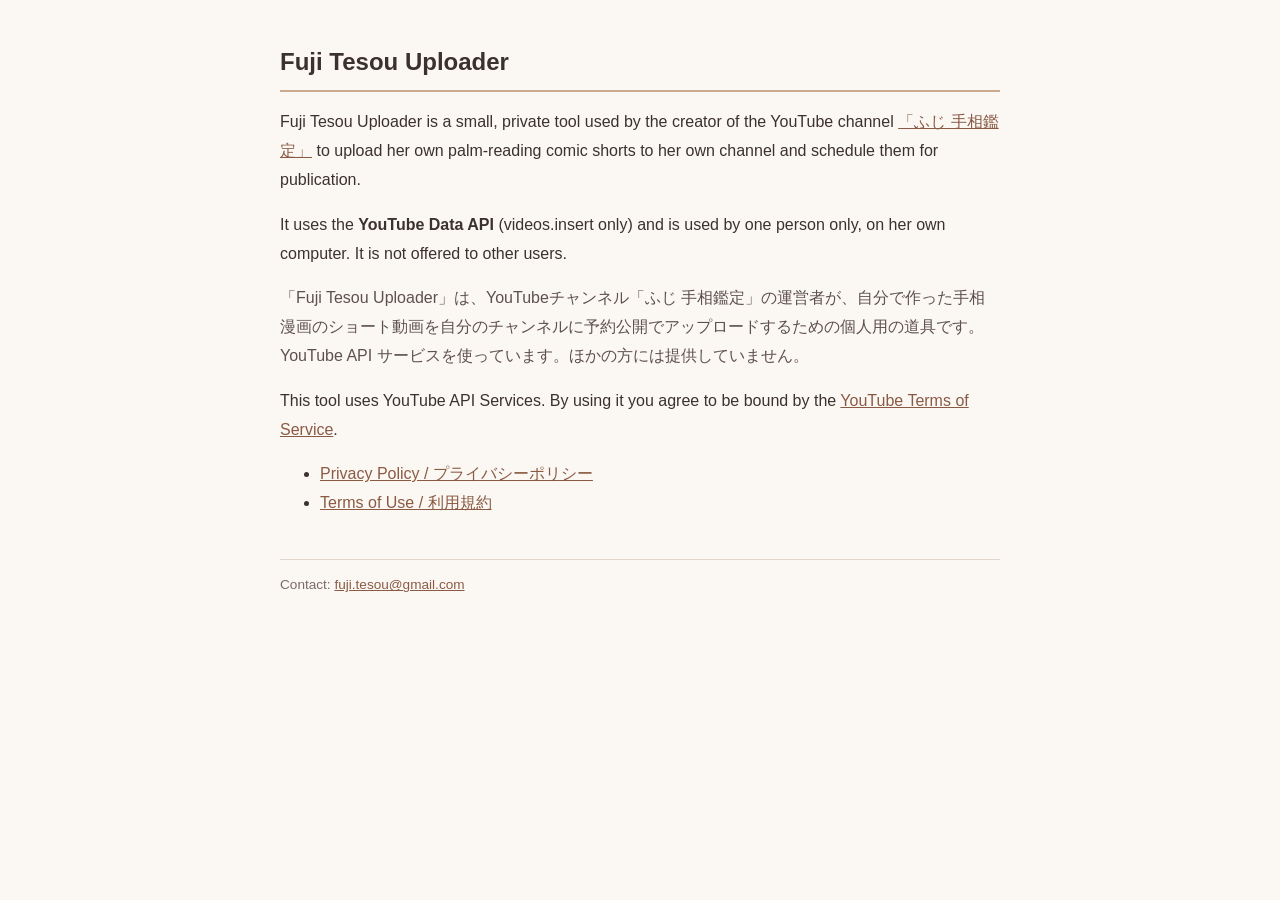
<file: index.html>
<!doctype html><html lang="en"><head><meta charset="utf-8"><meta name="viewport" content="width=device-width,initial-scale=1">
<title>Fuji Tesou Uploader</title><link rel="stylesheet" href="style.css"></head><body>
<h1>Fuji Tesou Uploader</h1>
<p>Fuji Tesou Uploader is a small, private tool used by the creator of the YouTube channel
<a href="https://www.youtube.com/channel/UC9PHV4nGaN9pW7Shd0p_XeQ">「ふじ 手相鑑定」</a> to upload her own palm-reading comic shorts to her own channel and schedule them for publication.</p>
<p>It uses the <strong>YouTube Data API</strong> (videos.insert only) and is used by one person only, on her own computer. It is not offered to other users.</p>
<p class="ja">「Fuji Tesou Uploader」は、YouTubeチャンネル「ふじ 手相鑑定」の運営者が、自分で作った手相漫画のショート動画を自分のチャンネルに予約公開でアップロードするための個人用の道具です。YouTube API サービスを使っています。ほかの方には提供していません。</p>
<p>This tool uses YouTube API Services. By using it you agree to be bound by the <a href="https://www.youtube.com/t/terms">YouTube Terms of Service</a>.</p>
<ul><li><a href="privacy.html">Privacy Policy / プライバシーポリシー</a></li><li><a href="terms.html">Terms of Use / 利用規約</a></li></ul>
<footer>Contact: <a href="mailto:fuji.tesou@gmail.com">fuji.tesou@gmail.com</a></footer></body></html>
</file>
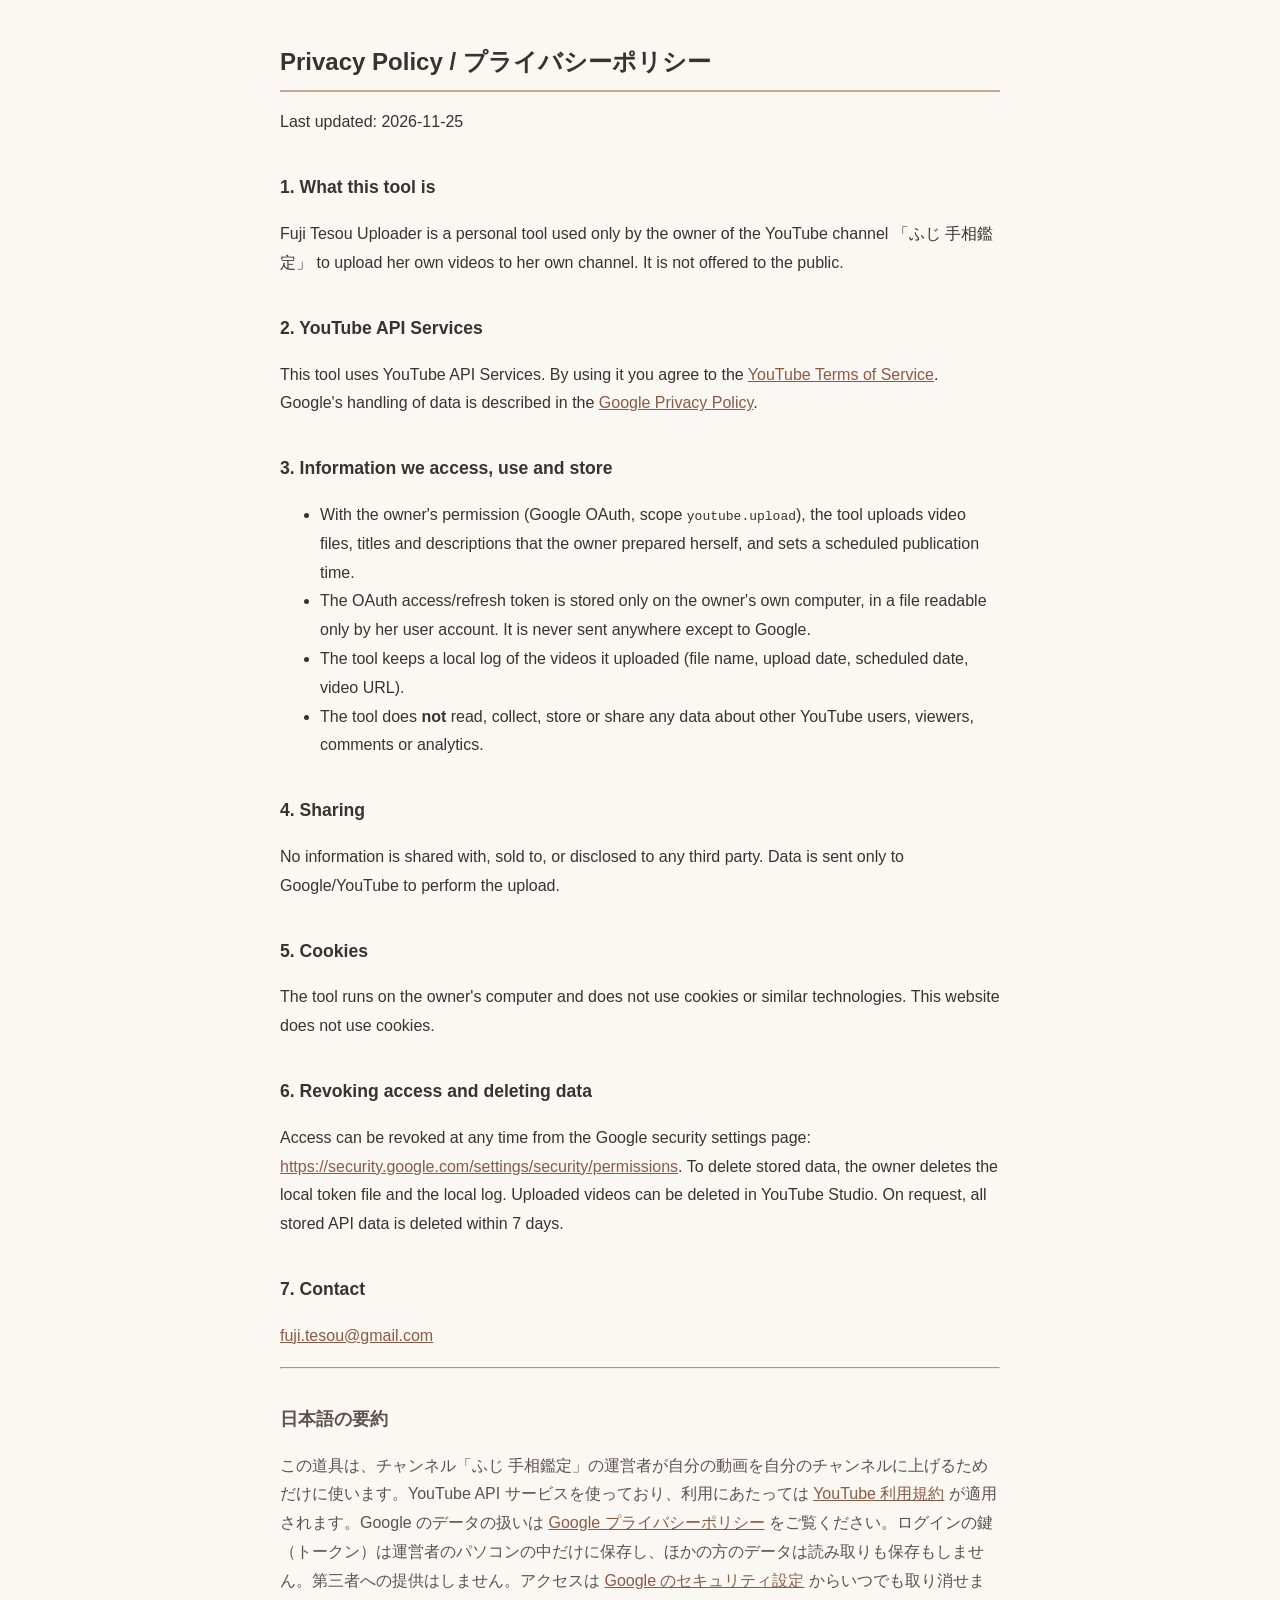
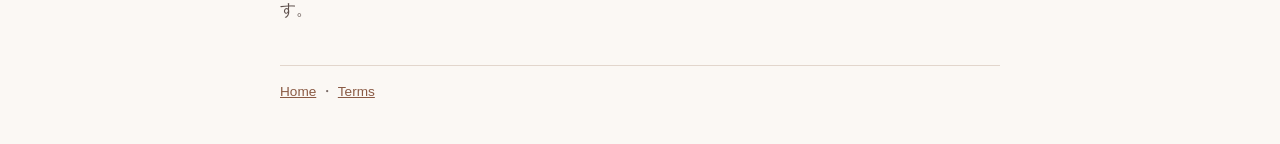
<file: privacy.html>
<!doctype html><html lang="en"><head><meta charset="utf-8"><meta name="viewport" content="width=device-width,initial-scale=1">
<title>Privacy Policy - Fuji Tesou Uploader</title><link rel="stylesheet" href="style.css"></head><body>
<h1>Privacy Policy / プライバシーポリシー</h1>
<p>Last updated: 2026-11-25</p>
<h2>1. What this tool is</h2>
<p>Fuji Tesou Uploader is a personal tool used only by the owner of the YouTube channel 「ふじ 手相鑑定」 to upload her own videos to her own channel. It is not offered to the public.</p>
<h2>2. YouTube API Services</h2>
<p>This tool uses YouTube API Services. By using it you agree to the <a href="https://www.youtube.com/t/terms">YouTube Terms of Service</a>.
Google's handling of data is described in the <a href="https://policies.google.com/privacy">Google Privacy Policy</a>.</p>
<h2>3. Information we access, use and store</h2>
<ul>
<li>With the owner's permission (Google OAuth, scope <code>youtube.upload</code>), the tool uploads video files, titles and descriptions that the owner prepared herself, and sets a scheduled publication time.</li>
<li>The OAuth access/refresh token is stored only on the owner's own computer, in a file readable only by her user account. It is never sent anywhere except to Google.</li>
<li>The tool keeps a local log of the videos it uploaded (file name, upload date, scheduled date, video URL).</li>
<li>The tool does <strong>not</strong> read, collect, store or share any data about other YouTube users, viewers, comments or analytics.</li>
</ul>
<h2>4. Sharing</h2>
<p>No information is shared with, sold to, or disclosed to any third party. Data is sent only to Google/YouTube to perform the upload.</p>
<h2>5. Cookies</h2>
<p>The tool runs on the owner's computer and does not use cookies or similar technologies. This website does not use cookies.</p>
<h2>6. Revoking access and deleting data</h2>
<p>Access can be revoked at any time from the Google security settings page:
<a href="https://security.google.com/settings/security/permissions">https://security.google.com/settings/security/permissions</a>.
To delete stored data, the owner deletes the local token file and the local log. Uploaded videos can be deleted in YouTube Studio. On request, all stored API data is deleted within 7 days.</p>
<h2>7. Contact</h2>
<p><a href="mailto:fuji.tesou@gmail.com">fuji.tesou@gmail.com</a></p>
<hr>
<h2 class="ja">日本語の要約</h2>
<p class="ja">この道具は、チャンネル「ふじ 手相鑑定」の運営者が自分の動画を自分のチャンネルに上げるためだけに使います。YouTube API サービスを使っており、利用にあたっては <a href="https://www.youtube.com/t/terms">YouTube 利用規約</a> が適用されます。Google のデータの扱いは <a href="https://policies.google.com/privacy">Google プライバシーポリシー</a> をご覧ください。ログインの鍵（トークン）は運営者のパソコンの中だけに保存し、ほかの方のデータは読み取りも保存もしません。第三者への提供はしません。アクセスは <a href="https://security.google.com/settings/security/permissions">Google のセキュリティ設定</a> からいつでも取り消せます。</p>
<footer><a href="index.html">Home</a> ・ <a href="terms.html">Terms</a></footer></body></html>
</file>
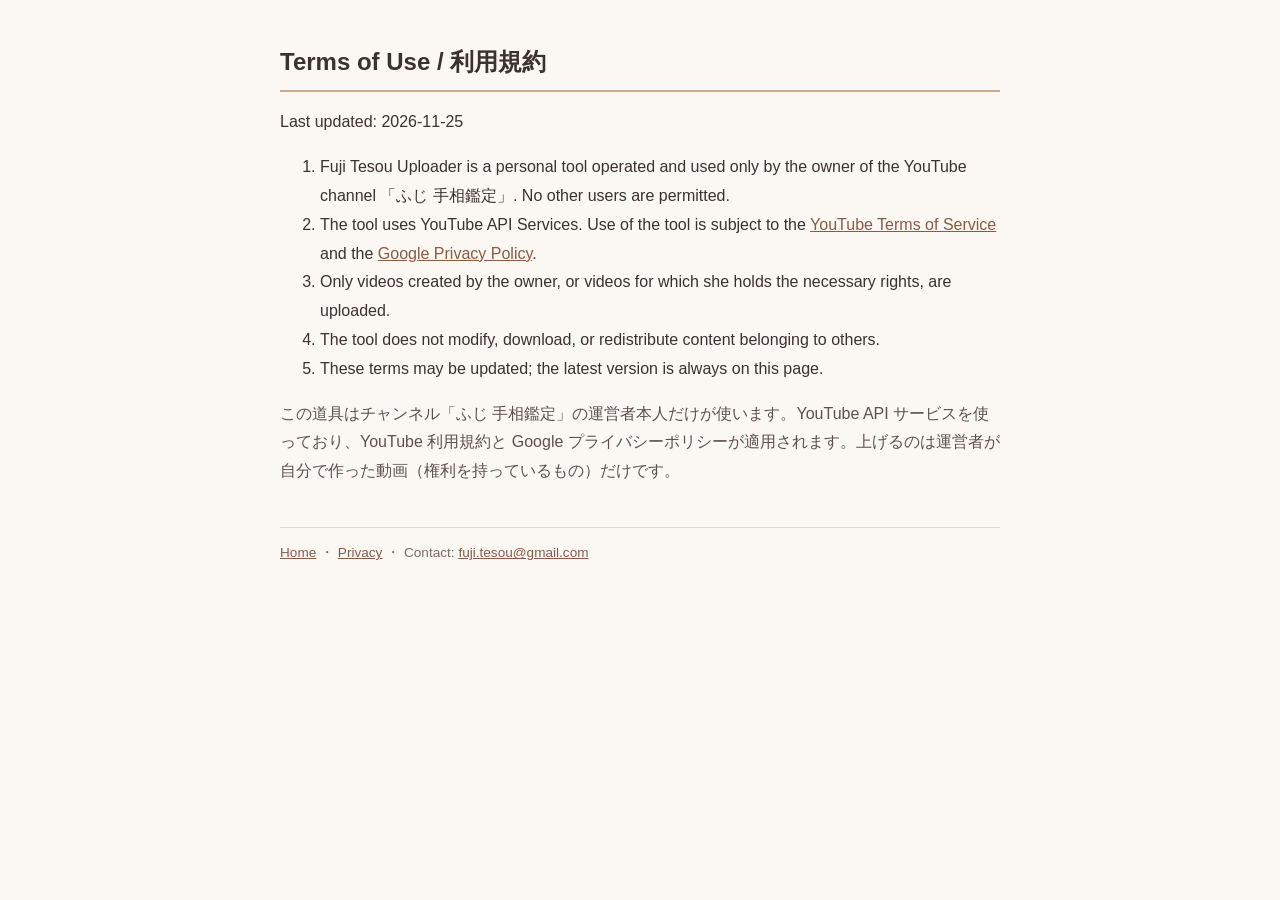
<file: terms.html>
<!doctype html><html lang="en"><head><meta charset="utf-8"><meta name="viewport" content="width=device-width,initial-scale=1">
<title>Terms of Use - Fuji Tesou Uploader</title><link rel="stylesheet" href="style.css"></head><body>
<h1>Terms of Use / 利用規約</h1>
<p>Last updated: 2026-11-25</p>
<ol>
<li>Fuji Tesou Uploader is a personal tool operated and used only by the owner of the YouTube channel 「ふじ 手相鑑定」. No other users are permitted.</li>
<li>The tool uses YouTube API Services. Use of the tool is subject to the <a href="https://www.youtube.com/t/terms">YouTube Terms of Service</a> and the <a href="https://policies.google.com/privacy">Google Privacy Policy</a>.</li>
<li>Only videos created by the owner, or videos for which she holds the necessary rights, are uploaded.</li>
<li>The tool does not modify, download, or redistribute content belonging to others.</li>
<li>These terms may be updated; the latest version is always on this page.</li>
</ol>
<p class="ja">この道具はチャンネル「ふじ 手相鑑定」の運営者本人だけが使います。YouTube API サービスを使っており、YouTube 利用規約と Google プライバシーポリシーが適用されます。上げるのは運営者が自分で作った動画（権利を持っているもの）だけです。</p>
<footer><a href="index.html">Home</a> ・ <a href="privacy.html">Privacy</a> ・ Contact: <a href="mailto:fuji.tesou@gmail.com">fuji.tesou@gmail.com</a></footer></body></html>
</file>
<file: style.css>
body{font-family:-apple-system,"Hiragino Sans",sans-serif;max-width:720px;margin:40px auto;padding:0 20px;line-height:1.8;color:#3b3130;background:#fbf8f4}
h1{font-size:1.5em;border-bottom:2px solid #c9a98f;padding-bottom:.3em}h2{font-size:1.1em;margin-top:2em}
a{color:#8a5a44}footer{margin-top:3em;font-size:.85em;color:#7a6b66;border-top:1px solid #e2d6cc;padding-top:1em}
.ja{color:#5e504c}
</file>
